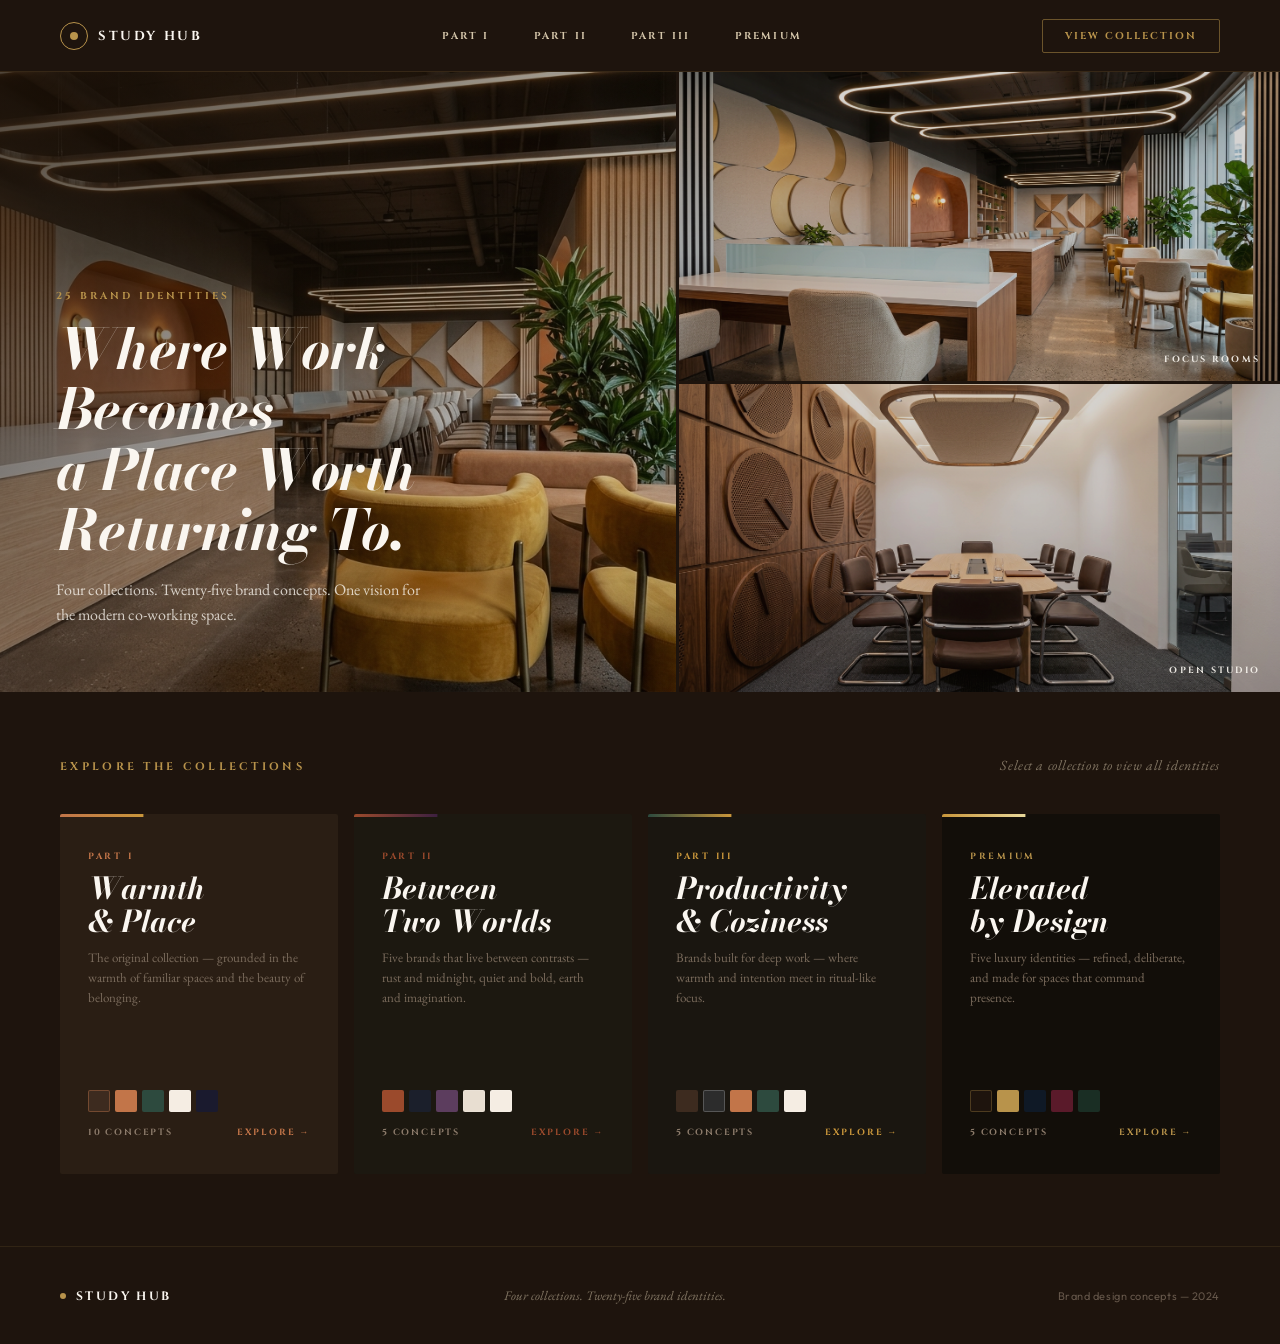
<file: index.html>
<!DOCTYPE html>
<html lang="en">
<head>
  <meta charset="UTF-8">
  <meta name="viewport" content="width=device-width, initial-scale=1.0">
  <title>Study Hub — Brand Collection</title>
  <link rel="stylesheet" href="css/style.css">
</head>
<body style="background: #1E140D;">

  <!-- NAV -->
  <nav class="nav-dark">
    <a href="index.html" class="nav-logo">
      <div class="nav-logo-ring"><div class="nav-logo-dot"></div></div>
      <span class="nav-logo-text">Study Hub</span>
    </a>
    <div class="nav-links">
      <a href="part1.html" class="nav-link">Part I</a>
      <a href="part2.html" class="nav-link">Part II</a>
      <a href="part3.html" class="nav-link">Part III</a>
      <a href="premium.html" class="nav-link">Premium</a>
    </div>
    <a href="part1.html" class="nav-cta">
      <span class="nav-cta-text">View Collection</span>
    </a>
  </nav>

  <!-- HERO TRIPTYCH -->
  <section class="hero-triptych">
    <div class="hero-main">
      <img src="images/workspace-1.png" alt="Study workspace — warm, book-lined room">
      <div class="hero-main-overlay"></div>
      <div class="hero-main-content">
        <p class="hero-eyebrow">25 Brand Identities</p>
        <h1 class="hero-title">Where Work Becomes<br>a Place Worth<br>Returning To.</h1>
        <p class="hero-subtitle">Four collections. Twenty-five brand concepts. One vision for the modern co-working space.</p>
      </div>
    </div>
    <div class="hero-side">
      <div class="hero-side-panel">
        <img src="images/workspace-2.png" alt="Focus room with warm lighting">
        <div class="hero-side-overlay"></div>
        <span class="hero-side-label">Focus Rooms</span>
      </div>
      <div class="hero-side-panel">
        <img src="images/workspace-3.png" alt="Open studio workspace">
        <div class="hero-side-overlay"></div>
        <span class="hero-side-label">Open Studio</span>
      </div>
    </div>
  </section>

  <!-- COLLECTIONS GRID -->
  <section class="collections-section">
    <div class="collections-header">
      <span class="collections-eyebrow">Explore the Collections</span>
      <span class="collections-hint">Select a collection to view all identities</span>
    </div>

    <div class="collections-grid">

      <!-- Part I -->
      <a href="part1.html" class="collection-card" style="background: #2A1E14;">
        <div class="collection-card-top-bar" style="background: linear-gradient(90deg, #C27549 0%, #C9963B 100%);"></div>
        <div class="collection-card-inner">
          <div>
            <p class="collection-label" style="color: #C27549;">Part I</p>
            <h2 class="collection-title">Warmth<br>&amp; Place</h2>
            <p class="collection-desc">The original collection — grounded in the warmth of familiar spaces and the beauty of belonging.</p>
          </div>
          <div class="collection-footer">
            <div class="collection-swatches">
              <div class="swatch" style="background: #3D2B1F; border: 1px solid rgba(194,117,73,0.4);"></div>
              <div class="swatch" style="background: #C27549;"></div>
              <div class="swatch" style="background: #2D4A3E;"></div>
              <div class="swatch" style="background: #F5EDE3; border: 1px solid rgba(255,255,255,0.1);"></div>
              <div class="swatch" style="background: #1A1A2E;"></div>
            </div>
            <div class="collection-meta">
              <span class="collection-count">10 Concepts</span>
              <span class="collection-explore" style="color: #C27549;">Explore →</span>
            </div>
          </div>
        </div>
      </a>

      <!-- Part II -->
      <a href="part2.html" class="collection-card" style="background: #1C1810;">
        <div class="collection-card-top-bar" style="background: linear-gradient(90deg, #9B4A2C 0%, #3D2040 100%);"></div>
        <div class="collection-card-inner">
          <div>
            <p class="collection-label" style="color: #9B4A2C;">Part II</p>
            <h2 class="collection-title">Between<br>Two Worlds</h2>
            <p class="collection-desc">Five brands that live between contrasts — rust and midnight, quiet and bold, earth and imagination.</p>
          </div>
          <div class="collection-footer">
            <div class="collection-swatches">
              <div class="swatch" style="background: #9B4A2C;"></div>
              <div class="swatch" style="background: #1B1F2B;"></div>
              <div class="swatch" style="background: #5C3D5E;"></div>
              <div class="swatch" style="background: #E8DED1; border: 1px solid rgba(255,255,255,0.1);"></div>
              <div class="swatch" style="background: #F5EDE3; border: 1px solid rgba(255,255,255,0.1);"></div>
            </div>
            <div class="collection-meta">
              <span class="collection-count">5 Concepts</span>
              <span class="collection-explore" style="color: #9B4A2C;">Explore →</span>
            </div>
          </div>
        </div>
      </a>

      <!-- Part III -->
      <a href="part3.html" class="collection-card" style="background: #1A1610;">
        <div class="collection-card-top-bar" style="background: linear-gradient(90deg, #2D4A3E 0%, #C9963B 100%);"></div>
        <div class="collection-card-inner">
          <div>
            <p class="collection-label" style="color: #C9963B;">Part III</p>
            <h2 class="collection-title">Productivity<br>&amp; Coziness</h2>
            <p class="collection-desc">Brands built for deep work — where warmth and intention meet in ritual-like focus.</p>
          </div>
          <div class="collection-footer">
            <div class="collection-swatches">
              <div class="swatch" style="background: #3D2B1F;"></div>
              <div class="swatch" style="background: #2C2C2C; border: 1px solid rgba(255,255,255,0.2);"></div>
              <div class="swatch" style="background: #C27549;"></div>
              <div class="swatch" style="background: #2D4A3E;"></div>
              <div class="swatch" style="background: #F5EDE3; border: 1px solid rgba(255,255,255,0.1);"></div>
            </div>
            <div class="collection-meta">
              <span class="collection-count">5 Concepts</span>
              <span class="collection-explore" style="color: #C9963B;">Explore →</span>
            </div>
          </div>
        </div>
      </a>

      <!-- Premium -->
      <a href="premium.html" class="collection-card" style="background: #120E09;">
        <div class="collection-card-top-bar" style="background: linear-gradient(90deg, #C9963B 0%, #E8D89A 100%);"></div>
        <div class="collection-card-inner">
          <div>
            <p class="collection-label" style="color: #B8934B;">Premium</p>
            <h2 class="collection-title">Elevated<br>by Design</h2>
            <p class="collection-desc">Five luxury identities — refined, deliberate, and made for spaces that command presence.</p>
          </div>
          <div class="collection-footer">
            <div class="collection-swatches">
              <div class="swatch" style="background: #1E140D; border: 1px solid rgba(184,148,75,0.3);"></div>
              <div class="swatch" style="background: #B8934B;"></div>
              <div class="swatch" style="background: #0F1926;"></div>
              <div class="swatch" style="background: #5A1A2A;"></div>
              <div class="swatch" style="background: #1A2E24;"></div>
            </div>
            <div class="collection-meta">
              <span class="collection-count">5 Concepts</span>
              <span class="collection-explore" style="color: #B8934B;">Explore →</span>
            </div>
          </div>
        </div>
      </a>

    </div>
  </section>

  <!-- FOOTER -->
  <footer class="site-footer">
    <div class="footer-brand">
      <div class="footer-logo-dot"></div>
      <span class="footer-brand-name">Study Hub</span>
    </div>
    <p class="footer-tagline">Four collections. Twenty-five brand identities.</p>
    <p class="footer-meta">Brand design concepts — 2024</p>
  </footer>

</body>
</html>
</file>
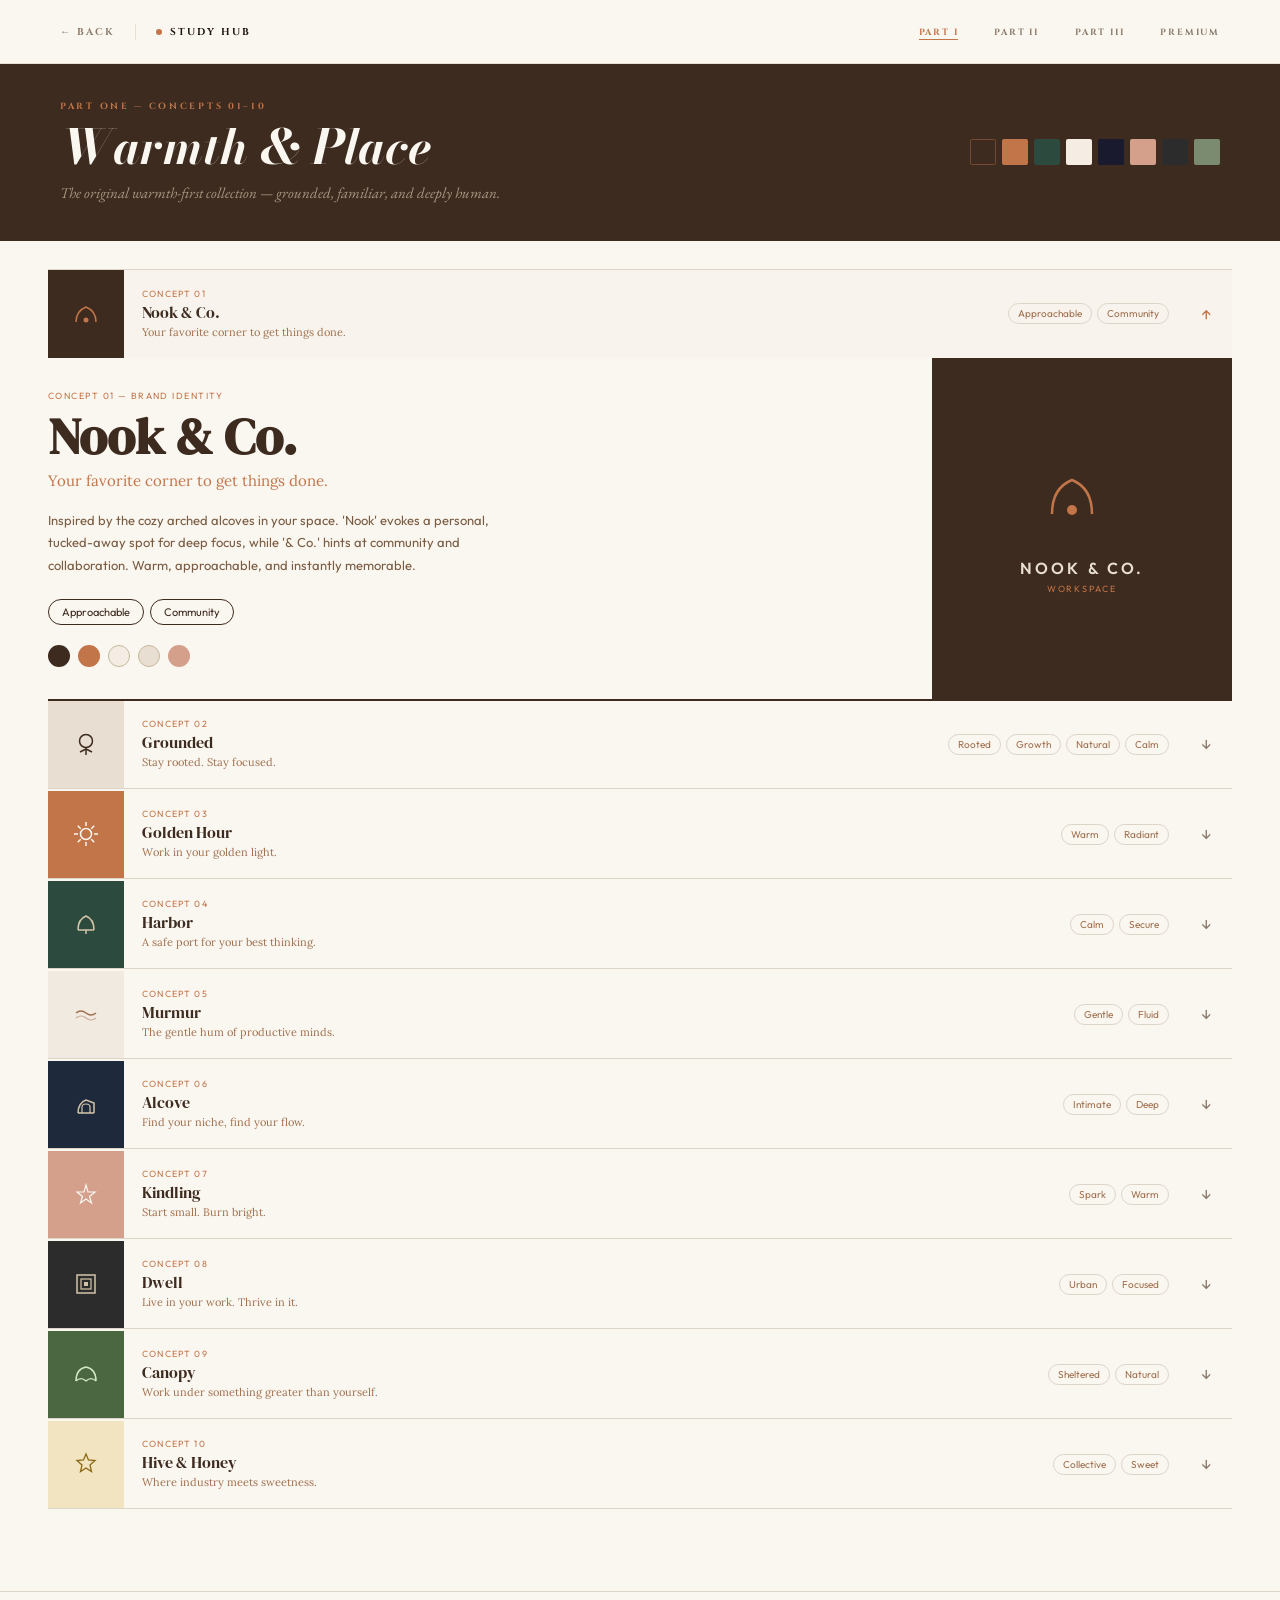
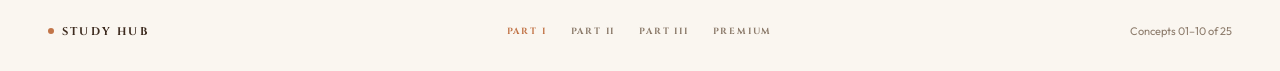
<file: part1.html>
<!DOCTYPE html>
<html lang="en">
<head>
  <meta charset="UTF-8">
  <meta name="viewport" content="width=device-width, initial-scale=1.0">
  <title>Part I — Warmth &amp; Place | Study Hub</title>
  <link rel="stylesheet" href="css/style.css">
</head>
<body style="background: #FAF6F0;">

  <!-- NAV -->
  <nav class="nav-light">
    <div class="nav-back">
      <a href="index.html" class="nav-back-text">← Back</a>
      <div class="nav-divider"></div>
      <a href="index.html" class="nav-light-logo">
        <div class="nav-light-dot" style="background: #C27549;"></div>
        <span class="nav-light-brand">Study Hub</span>
      </a>
    </div>
    <div class="nav-links">
      <a href="part1.html" class="nav-link active" style="color: #C27549;">Part I</a>
      <a href="part2.html" class="nav-link">Part II</a>
      <a href="part3.html" class="nav-link">Part III</a>
      <a href="premium.html" class="nav-link">Premium</a>
    </div>
  </nav>

  <!-- BANNER -->
  <div class="part-banner reveal" style="background: #3D2B1F;">
    <div class="part-banner-left">
      <p class="part-banner-eyebrow" style="color: #C27549;">Part One — Concepts 01–10</p>
      <h1 class="part-banner-title">Warmth &amp; Place</h1>
      <p class="part-banner-tagline">The original warmth-first collection — grounded, familiar, and deeply human.</p>
    </div>
    <div class="part-banner-swatches">
      <div class="swatch" style="background: #3D2B1F; border: 1px solid rgba(194,117,73,0.4);"></div>
      <div class="swatch" style="background: #C27549;"></div>
      <div class="swatch" style="background: #2D4A3E;"></div>
      <div class="swatch" style="background: #F5EDE3;"></div>
      <div class="swatch" style="background: #1A1A2E;"></div>
      <div class="swatch" style="background: #D4A08C;"></div>
      <div class="swatch" style="background: #2C2C2C;"></div>
      <div class="swatch" style="background: #7A8B6F;"></div>
    </div>
  </div>

  <!-- ACCORDION -->
  <section class="accordion-section">
    <div class="accordion-list" id="accordion-part1"></div>
  </section>

  <!-- FOOTER -->
  <footer class="part-footer">
    <div class="footer-brand" style="gap: 8px;">
      <div class="nav-light-dot" style="background: #C27549; width: 6px; height: 6px; border-radius: 50%;"></div>
      <span style="font-family: 'Cinzel', serif; font-weight: 700; font-size: 11px; letter-spacing: 0.2em; text-transform: uppercase; color: #3D2B1F;">Study Hub</span>
    </div>
    <nav class="part-footer-nav">
      <a href="part1.html" class="current">Part I</a>
      <a href="part2.html">Part II</a>
      <a href="part3.html">Part III</a>
      <a href="premium.html">Premium</a>
    </nav>
    <span style="font-family: 'Outfit', sans-serif; font-size: 11px; color: #8C7B6B;">Concepts 01–10 of 25</span>
  </footer>

  <script src="js/concepts.js"></script>
  <script src="js/main.js"></script>
  <script>
    document.addEventListener('DOMContentLoaded', () => {
      buildAccordion(1, 'accordion-part1');
    });
  </script>
</body>
</html>
</file>
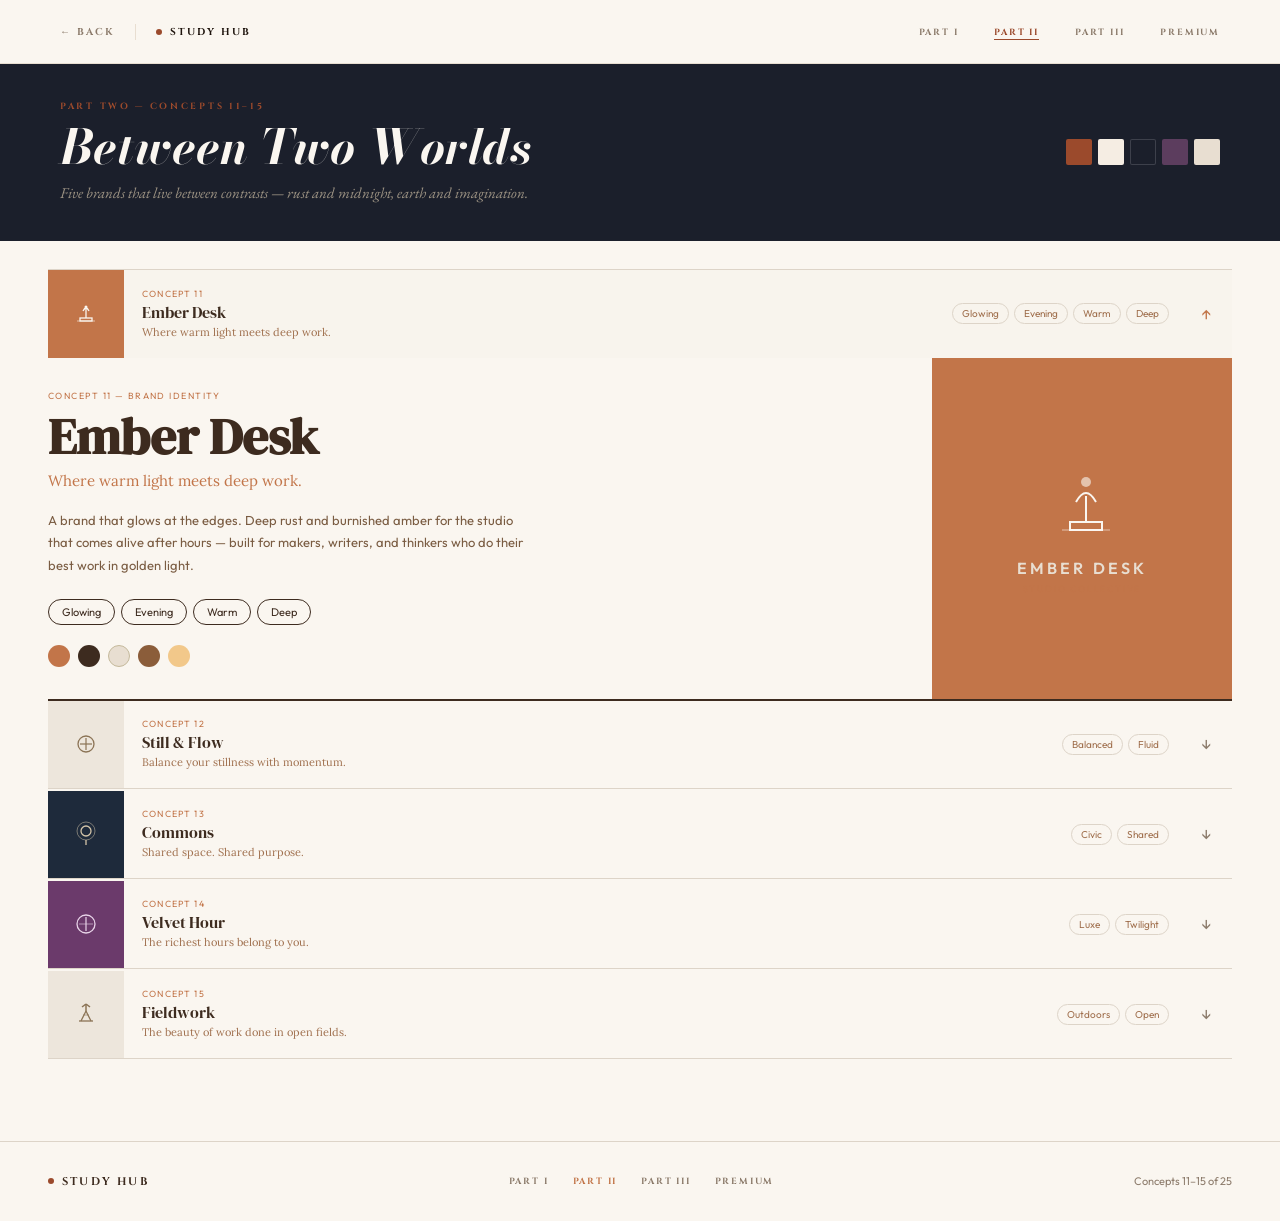
<file: part2.html>
<!DOCTYPE html>
<html lang="en">
<head>
  <meta charset="UTF-8">
  <meta name="viewport" content="width=device-width, initial-scale=1.0">
  <title>Part II — Between Two Worlds | Study Hub</title>
  <link rel="stylesheet" href="css/style.css">
</head>
<body style="background: #FAF6F0;">

  <!-- NAV -->
  <nav class="nav-light">
    <div class="nav-back">
      <a href="index.html" class="nav-back-text">← Back</a>
      <div class="nav-divider"></div>
      <a href="index.html" class="nav-light-logo">
        <div class="nav-light-dot" style="background: #9B4A2C;"></div>
        <span class="nav-light-brand">Study Hub</span>
      </a>
    </div>
    <div class="nav-links">
      <a href="part1.html" class="nav-link">Part I</a>
      <a href="part2.html" class="nav-link active" style="color: #9B4A2C;">Part II</a>
      <a href="part3.html" class="nav-link">Part III</a>
      <a href="premium.html" class="nav-link">Premium</a>
    </div>
  </nav>

  <!-- BANNER -->
  <div class="part-banner reveal" style="background: #1B1F2B;">
    <div class="part-banner-left">
      <p class="part-banner-eyebrow" style="color: #9B4A2C;">Part Two — Concepts 11–15</p>
      <h1 class="part-banner-title">Between Two Worlds</h1>
      <p class="part-banner-tagline">Five brands that live between contrasts — rust and midnight, earth and imagination.</p>
    </div>
    <div class="part-banner-swatches">
      <div class="swatch" style="background: #9B4A2C;"></div>
      <div class="swatch" style="background: #F5EDE3;"></div>
      <div class="swatch" style="background: #1B1F2B; border: 1px solid rgba(255,255,255,0.15);"></div>
      <div class="swatch" style="background: #5C3D5E;"></div>
      <div class="swatch" style="background: #E8DED1;"></div>
    </div>
  </div>

  <!-- ACCORDION -->
  <section class="accordion-section">
    <div class="accordion-list" id="accordion-part2"></div>
  </section>

  <!-- FOOTER -->
  <footer class="part-footer">
    <div class="footer-brand" style="gap: 8px;">
      <div style="background: #9B4A2C; width: 6px; height: 6px; border-radius: 50%;"></div>
      <span style="font-family: 'Cinzel', serif; font-weight: 700; font-size: 11px; letter-spacing: 0.2em; text-transform: uppercase; color: #3D2B1F;">Study Hub</span>
    </div>
    <nav class="part-footer-nav">
      <a href="part1.html">Part I</a>
      <a href="part2.html" class="current">Part II</a>
      <a href="part3.html">Part III</a>
      <a href="premium.html">Premium</a>
    </nav>
    <span style="font-family: 'Outfit', sans-serif; font-size: 11px; color: #8C7B6B;">Concepts 11–15 of 25</span>
  </footer>

  <script src="js/concepts.js"></script>
  <script src="js/main.js"></script>
  <script>
    document.addEventListener('DOMContentLoaded', () => {
      buildAccordion(2, 'accordion-part2');
    });
  </script>
</body>
</html>
</file>
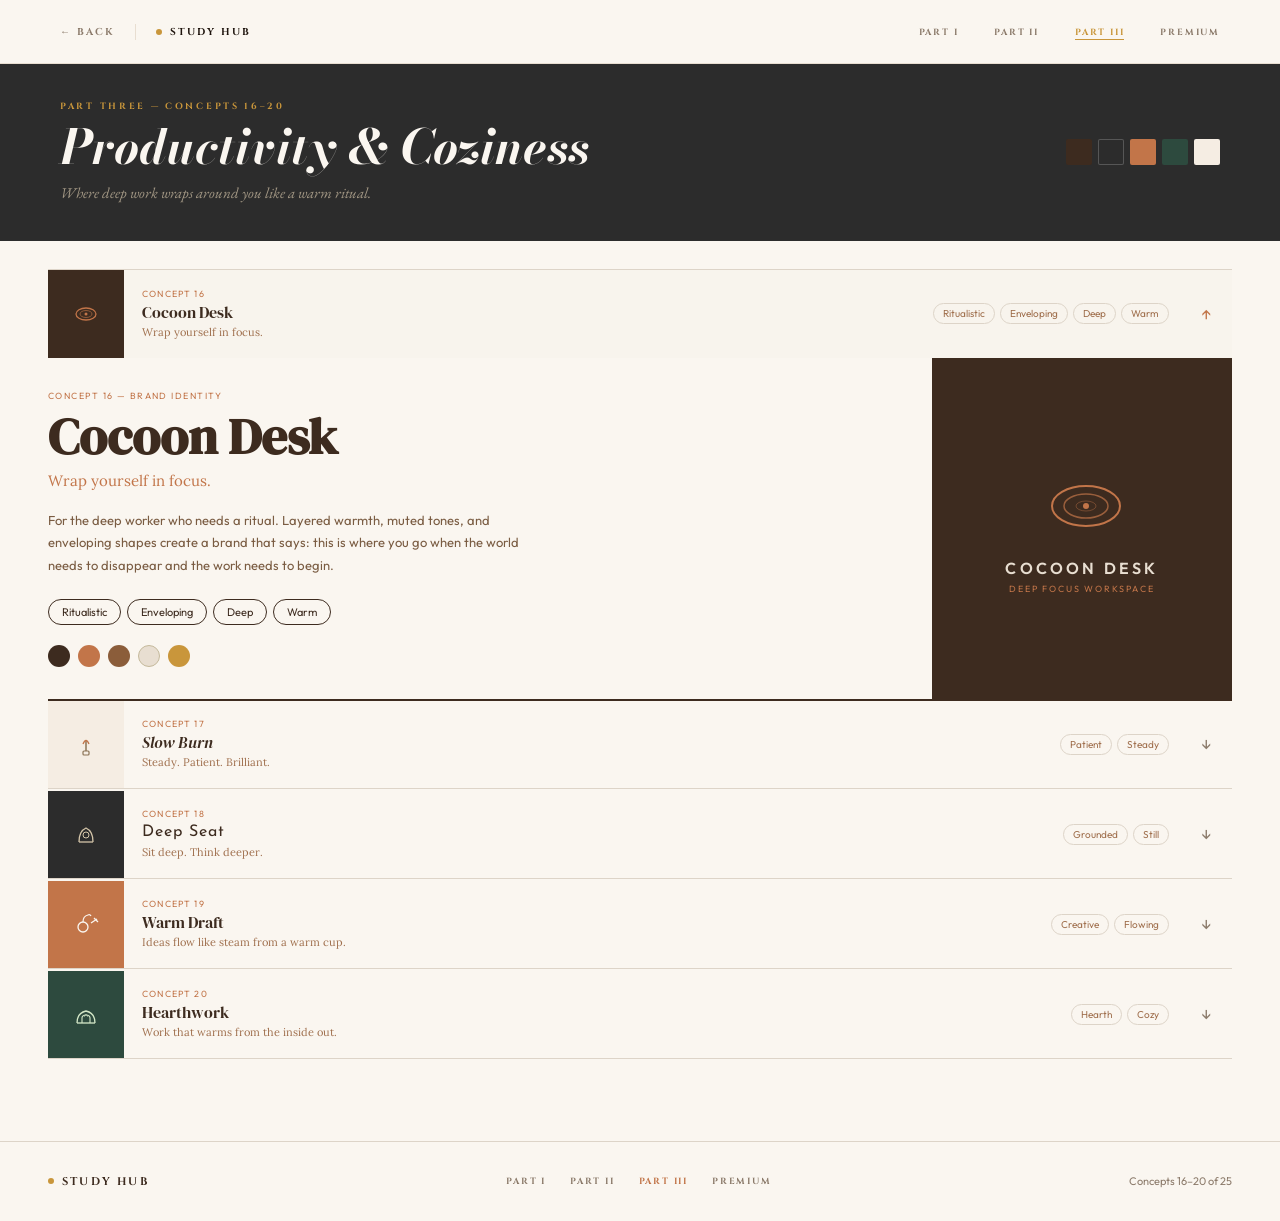
<file: part3.html>
<!DOCTYPE html>
<html lang="en">
<head>
  <meta charset="UTF-8">
  <meta name="viewport" content="width=device-width, initial-scale=1.0">
  <title>Part III — Productivity &amp; Coziness | Study Hub</title>
  <link rel="stylesheet" href="css/style.css">
</head>
<body style="background: #FAF6F0;">

  <!-- NAV -->
  <nav class="nav-light">
    <div class="nav-back">
      <a href="index.html" class="nav-back-text">← Back</a>
      <div class="nav-divider"></div>
      <a href="index.html" class="nav-light-logo">
        <div class="nav-light-dot" style="background: #C9963B;"></div>
        <span class="nav-light-brand">Study Hub</span>
      </a>
    </div>
    <div class="nav-links">
      <a href="part1.html" class="nav-link">Part I</a>
      <a href="part2.html" class="nav-link">Part II</a>
      <a href="part3.html" class="nav-link active" style="color: #C9963B;">Part III</a>
      <a href="premium.html" class="nav-link">Premium</a>
    </div>
  </nav>

  <!-- BANNER -->
  <div class="part-banner reveal" style="background: #2C2C2C;">
    <div class="part-banner-left">
      <p class="part-banner-eyebrow" style="color: #C9963B;">Part Three — Concepts 16–20</p>
      <h1 class="part-banner-title">Productivity &amp; Coziness</h1>
      <p class="part-banner-tagline">Where deep work wraps around you like a warm ritual.</p>
    </div>
    <div class="part-banner-swatches">
      <div class="swatch" style="background: #3D2B1F;"></div>
      <div class="swatch" style="background: #2C2C2C; border: 1px solid rgba(255,255,255,0.2);"></div>
      <div class="swatch" style="background: #C27549;"></div>
      <div class="swatch" style="background: #2D4A3E;"></div>
      <div class="swatch" style="background: #F5EDE3;"></div>
    </div>
  </div>

  <!-- ACCORDION -->
  <section class="accordion-section">
    <div class="accordion-list" id="accordion-part3"></div>
  </section>

  <!-- FOOTER -->
  <footer class="part-footer">
    <div class="footer-brand" style="gap: 8px;">
      <div style="background: #C9963B; width: 6px; height: 6px; border-radius: 50%;"></div>
      <span style="font-family: 'Cinzel', serif; font-weight: 700; font-size: 11px; letter-spacing: 0.2em; text-transform: uppercase; color: #3D2B1F;">Study Hub</span>
    </div>
    <nav class="part-footer-nav">
      <a href="part1.html">Part I</a>
      <a href="part2.html">Part II</a>
      <a href="part3.html" class="current">Part III</a>
      <a href="premium.html">Premium</a>
    </nav>
    <span style="font-family: 'Outfit', sans-serif; font-size: 11px; color: #8C7B6B;">Concepts 16–20 of 25</span>
  </footer>

  <script src="js/concepts.js"></script>
  <script src="js/main.js"></script>
  <script>
    document.addEventListener('DOMContentLoaded', () => {
      buildAccordion(3, 'accordion-part3');
    });
  </script>
</body>
</html>
</file>
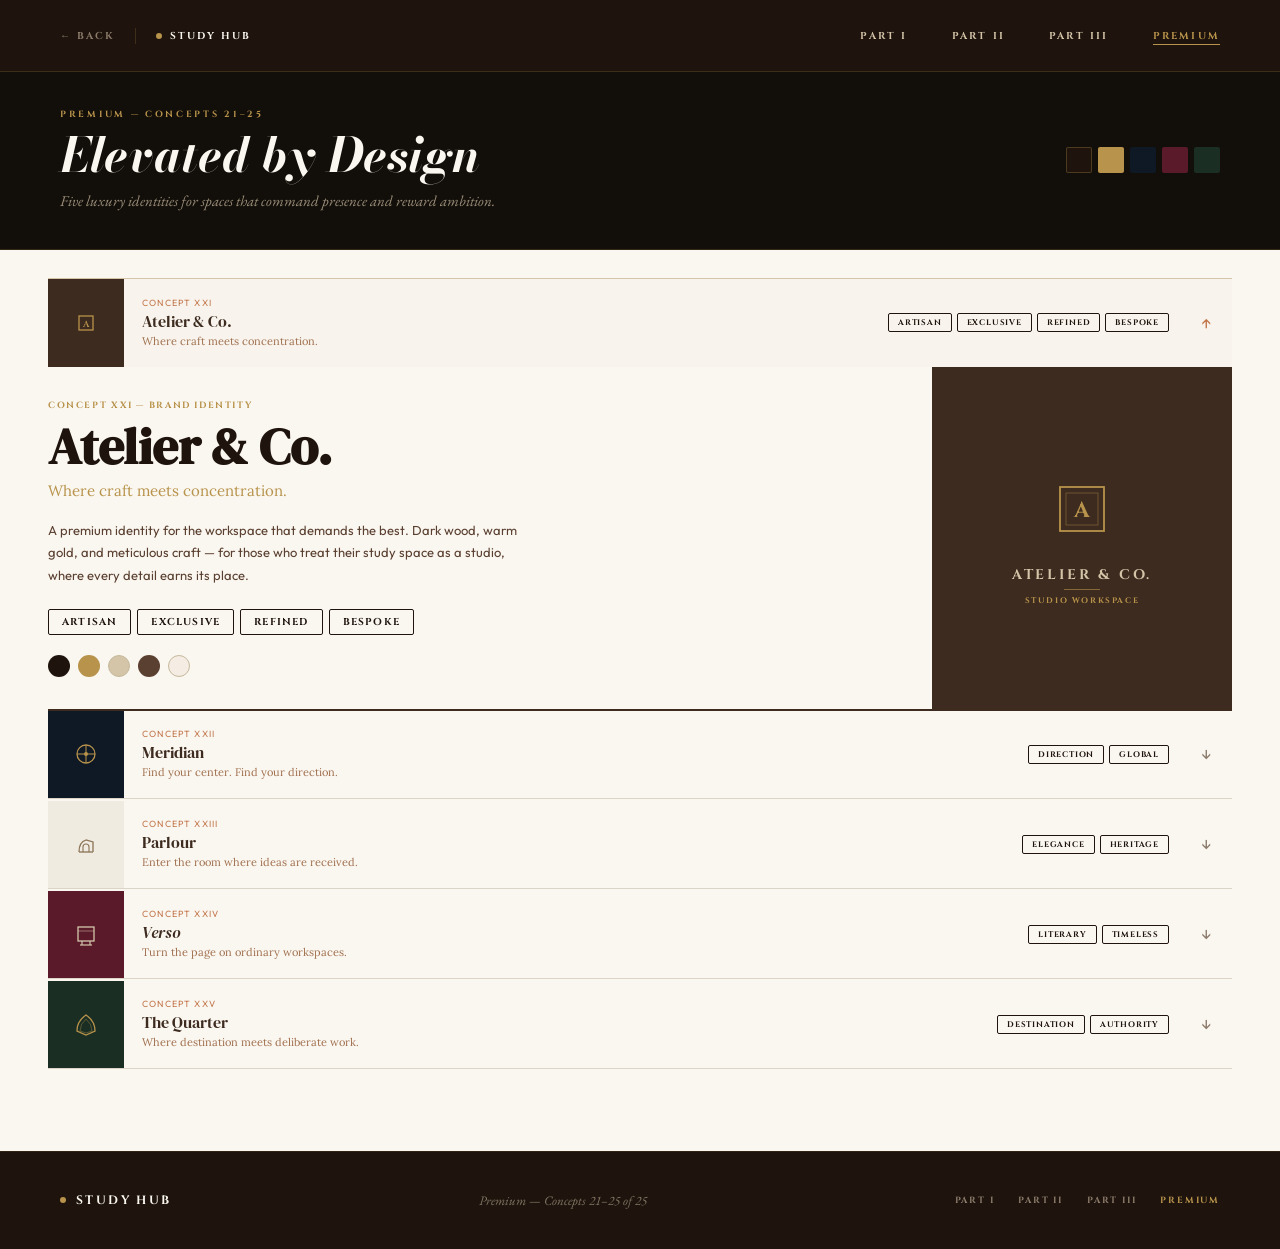
<file: premium.html>
<!DOCTYPE html>
<html lang="en">
<head>
  <meta charset="UTF-8">
  <meta name="viewport" content="width=device-width, initial-scale=1.0">
  <title>Premium — Elevated by Design | Study Hub</title>
  <link rel="stylesheet" href="css/style.css">
</head>
<body style="background: #FAF6F0;">

  <!-- NAV (dark themed for premium) -->
  <nav class="nav-dark" style="border-bottom-color: rgba(184,148,75,0.2);">
    <div class="nav-back" style="display:flex; align-items:center; gap:20px;">
      <a href="index.html" class="nav-back-text" style="font-family:'Cinzel',serif; font-weight:700; font-size:10px; letter-spacing:0.2em; text-transform:uppercase; color:#8C7B6B;">← Back</a>
      <div style="width:1px; height:16px; background:rgba(184,148,75,0.2);"></div>
      <a href="index.html" class="nav-light-logo" style="display:flex; align-items:center; gap:8px;">
        <div style="width:6px; height:6px; border-radius:50%; background:#B8934B;"></div>
        <span style="font-family:'Cinzel',serif; font-weight:700; font-size:10px; letter-spacing:0.2em; text-transform:uppercase; color:#FAF6F0;">Study Hub</span>
      </a>
    </div>
    <div class="nav-links">
      <a href="part1.html" class="nav-link">Part I</a>
      <a href="part2.html" class="nav-link">Part II</a>
      <a href="part3.html" class="nav-link">Part III</a>
      <a href="premium.html" class="nav-link active" style="color:#B8934B; border-bottom-color:#B8934B;">Premium</a>
    </div>
  </nav>

  <!-- BANNER -->
  <div class="part-banner" style="background: #120E09; border-bottom: 1px solid rgba(184,148,75,0.2);">
    <div class="part-banner-left">
      <p class="part-banner-eyebrow" style="color: #B8934B;">Premium — Concepts 21–25</p>
      <h1 class="part-banner-title">Elevated by Design</h1>
      <p class="part-banner-tagline">Five luxury identities for spaces that command presence and reward ambition.</p>
    </div>
    <div class="part-banner-swatches">
      <div class="swatch" style="background: #1E140D; border: 1px solid rgba(184,148,75,0.3);"></div>
      <div class="swatch" style="background: #B8934B;"></div>
      <div class="swatch" style="background: #0F1926;"></div>
      <div class="swatch" style="background: #5A1A2A;"></div>
      <div class="swatch" style="background: #1A2E24;"></div>
    </div>
  </div>

  <!-- ACCORDION -->
  <section class="accordion-section" style="background: #FAF6F0;">
    <div class="accordion-list" id="accordion-premium" style="border-top-color: #D4C5A9;"></div>
  </section>

  <!-- FOOTER -->
  <footer class="site-footer">
    <div class="footer-brand">
      <div class="footer-logo-dot"></div>
      <span class="footer-brand-name">Study Hub</span>
    </div>
    <p class="footer-tagline">Premium — Concepts 21–25 of 25</p>
    <nav style="display:flex; gap:24px;">
      <a href="part1.html" style="font-family:'Cinzel',serif; font-weight:700; font-size:9px; letter-spacing:0.2em; text-transform:uppercase; color:#8C7B6B; transition:color 0.2s;" onmouseover="this.style.color='#B8934B'" onmouseout="this.style.color='#8C7B6B'">Part I</a>
      <a href="part2.html" style="font-family:'Cinzel',serif; font-weight:700; font-size:9px; letter-spacing:0.2em; text-transform:uppercase; color:#8C7B6B; transition:color 0.2s;" onmouseover="this.style.color='#B8934B'" onmouseout="this.style.color='#8C7B6B'">Part II</a>
      <a href="part3.html" style="font-family:'Cinzel',serif; font-weight:700; font-size:9px; letter-spacing:0.2em; text-transform:uppercase; color:#8C7B6B; transition:color 0.2s;" onmouseover="this.style.color='#B8934B'" onmouseout="this.style.color='#8C7B6B'">Part III</a>
      <a href="premium.html" style="font-family:'Cinzel',serif; font-weight:700; font-size:9px; letter-spacing:0.2em; text-transform:uppercase; color:#B8934B;">Premium</a>
    </nav>
  </footer>

  <script src="js/concepts.js"></script>
  <script src="js/main.js"></script>
  <script>
    document.addEventListener('DOMContentLoaded', () => {
      buildAccordion(4, 'accordion-premium');
    });
  </script>
</body>
</html>
</file>
<file: css/style.css>
/* ─── Google Fonts ─── */
@import url('https://fonts.googleapis.com/css2?family=Cinzel:wght@700&family=Bodoni+Moda:ital,wght@1,400&family=EB+Garamond:ital,wght@0,400;1,400&family=Outfit:wght@300;400;600&family=DM+Serif+Display:ital@0;1&family=Lora:wght@400&family=Josefin+Sans:wght@400&display=swap');

/* ─── Reset ─── */
*, *::before, *::after { box-sizing: border-box; margin: 0; padding: 0; }
html { font-size: 16px; -webkit-font-smoothing: antialiased; scroll-behavior: smooth; }
body { font-family: 'Outfit', sans-serif; }
a { text-decoration: none; color: inherit; }
img { display: block; width: 100%; height: 100%; object-fit: cover; }
svg { display: block; flex-shrink: 0; }

/* ─── Color tokens ─── */
:root {
  --cream:    #FAF6F0;
  --sand:     #E8DED1;
  --dark:     #1E140D;
  --gold:     #B8934B;
  --terracotta: #C27549;
  --rust:     #9B4A2C;
  --mustard:  #C9963B;
  --brown:    #3D2B1F;
  --blush:    #D4A08C;
  --clay:     #A0704E;
  --muted:    #8C7B6B;
  --border:   #DDD4C8;
  --linen:    #D4C5A9;
}


/* ══════════════════════════════════════════
   ANIMATIONS
══════════════════════════════════════════ */

@keyframes fadeUp {
  from { opacity: 0; transform: translateY(22px); }
  to   { opacity: 1; transform: translateY(0); }
}

@keyframes fadeIn {
  from { opacity: 0; }
  to   { opacity: 1; }
}

@keyframes slideDown {
  from { opacity: 0; transform: translateY(-8px); }
  to   { opacity: 1; transform: translateY(0); }
}

@keyframes pulse {
  0%, 100% { transform: scale(1); opacity: 1; }
  50%       { transform: scale(1.3); opacity: 0.7; }
}

/* Hero load-in stagger */
.hero-eyebrow  { animation: fadeUp 0.6s ease 0.1s both; }
.hero-title    { animation: fadeUp 0.75s ease 0.28s both; }
.hero-subtitle { animation: fadeUp 0.6s ease 0.5s both; }

/* Scroll-reveal: cards and banners start invisible, JS adds .revealed */
.reveal {
  opacity: 0;
  transform: translateY(28px);
  transition: opacity 0.55s ease, transform 0.55s ease;
}
.reveal.revealed {
  opacity: 1;
  transform: translateY(0);
}

/* Stagger helper — JS sets --delay */
.reveal { transition-delay: var(--delay, 0s); }

/* Nav dot pulse */
.nav-logo-dot {
  width: 8px;
  height: 8px;
  border-radius: 50%;
  background: var(--gold);
  animation: pulse 3s ease-in-out infinite;
}

/* Accordion open animation */
@keyframes accordionSlide {
  from { opacity: 0; transform: translateY(-6px); }
  to   { opacity: 1; transform: translateY(0); }
}
.concept-detail.open .concept-detail-left,
.concept-detail.open .concept-detail-right {
  animation: accordionSlide 0.3s ease both;
}
.concept-detail.open .concept-detail-right {
  animation-delay: 0.06s;
}


/* ══════════════════════════════════════════
   NAV — DARK (Homepage)
══════════════════════════════════════════ */
.nav-dark {
  display: flex;
  align-items: center;
  justify-content: space-between;
  height: 72px;
  padding: 0 60px;
  background: var(--dark);
  border-bottom: 1px solid rgba(184, 148, 75, 0.15);
  position: sticky;
  top: 0;
  z-index: 200;
  animation: fadeIn 0.4s ease both;
}

.nav-logo {
  display: flex;
  align-items: center;
  gap: 10px;
  flex-shrink: 0;
}

.nav-logo-ring {
  width: 28px;
  height: 28px;
  border-radius: 50%;
  border: 1.5px solid var(--gold);
  display: flex;
  align-items: center;
  justify-content: center;
  flex-shrink: 0;
}

.nav-logo-text {
  font-family: 'Cinzel', serif;
  font-weight: 700;
  font-size: 13px;
  letter-spacing: 0.2em;
  text-transform: uppercase;
  color: var(--cream);
}

.nav-links {
  display: flex;
  align-items: center;
  gap: 44px;
}

.nav-link {
  font-family: 'Cinzel', serif;
  font-weight: 700;
  font-size: 10px;
  letter-spacing: 0.22em;
  text-transform: uppercase;
  color: var(--linen);
  position: relative;
  transition: color 0.2s;
}
.nav-link::after {
  content: '';
  position: absolute;
  bottom: -2px; left: 0; right: 0;
  height: 1px;
  background: var(--gold);
  transform: scaleX(0);
  transform-origin: left;
  transition: transform 0.25s ease;
}
.nav-link:hover { color: var(--gold); }
.nav-link:hover::after { transform: scaleX(1); }
.nav-link.active { color: var(--gold); }
.nav-link.active::after { transform: scaleX(1); }

.nav-cta {
  display: flex;
  align-items: center;
  padding: 9px 22px;
  border: 1px solid rgba(184, 148, 75, 0.5);
  border-radius: 2px;
  flex-shrink: 0;
  transition: background 0.2s, border-color 0.2s;
}
.nav-cta-text {
  font-family: 'Cinzel', serif;
  font-weight: 700;
  font-size: 10px;
  letter-spacing: 0.2em;
  text-transform: uppercase;
  color: var(--gold);
}
.nav-cta:hover {
  background: rgba(184, 148, 75, 0.1);
  border-color: var(--gold);
}

/* Hamburger button */
.nav-hamburger {
  display: none;
  flex-direction: column;
  justify-content: center;
  gap: 5px;
  width: 36px;
  height: 36px;
  padding: 4px;
  cursor: pointer;
  background: none;
  border: none;
  flex-shrink: 0;
}
.nav-hamburger span {
  display: block;
  height: 1.5px;
  background: var(--gold);
  border-radius: 2px;
  transition: transform 0.25s ease, opacity 0.25s ease, width 0.25s ease;
}
.nav-hamburger span:nth-child(2) { width: 70%; }
.nav-dark.open .nav-hamburger span:nth-child(1) { transform: translateY(6.5px) rotate(45deg); }
.nav-dark.open .nav-hamburger span:nth-child(2) { opacity: 0; transform: scaleX(0); }
.nav-dark.open .nav-hamburger span:nth-child(3) { transform: translateY(-6.5px) rotate(-45deg); }

/* Mobile nav drawer — dark */
.nav-mobile-drawer {
  display: none;
  flex-direction: column;
  position: fixed;
  top: 72px;
  left: 0; right: 0;
  background: var(--dark);
  border-bottom: 1px solid rgba(184, 148, 75, 0.2);
  padding: 24px 32px 32px;
  gap: 0;
  z-index: 199;
  box-shadow: 0 8px 32px rgba(0,0,0,0.4);
}
.nav-dark.open + .nav-mobile-drawer { display: flex; animation: slideDown 0.2s ease both; }
.nav-mobile-link {
  font-family: 'Cinzel', serif;
  font-weight: 700;
  font-size: 13px;
  letter-spacing: 0.22em;
  text-transform: uppercase;
  color: var(--linen);
  padding: 14px 0;
  border-bottom: 1px solid rgba(184,148,75,0.1);
  transition: color 0.2s;
}
.nav-mobile-link:last-child { border-bottom: none; }
.nav-mobile-link:hover, .nav-mobile-link.active { color: var(--gold); }
.nav-mobile-cta {
  margin-top: 20px;
  font-family: 'Cinzel', serif;
  font-weight: 700;
  font-size: 11px;
  letter-spacing: 0.2em;
  text-transform: uppercase;
  color: var(--gold);
  padding: 12px 0;
  border: 1px solid rgba(184,148,75,0.4);
  text-align: center;
  border-radius: 2px;
}


/* ══════════════════════════════════════════
   NAV — LIGHT (Part pages)
══════════════════════════════════════════ */
.nav-light {
  display: flex;
  align-items: center;
  justify-content: space-between;
  height: 64px;
  padding: 0 60px;
  background: var(--cream);
  border-bottom: 1px solid var(--sand);
  position: sticky;
  top: 0;
  z-index: 200;
  animation: fadeIn 0.4s ease both;
}

.nav-light .nav-back {
  display: flex;
  align-items: center;
  gap: 20px;
  flex-shrink: 0;
}

.nav-back-text {
  font-family: 'Cinzel', serif;
  font-weight: 700;
  font-size: 10px;
  letter-spacing: 0.2em;
  text-transform: uppercase;
  color: var(--muted);
  transition: color 0.2s;
}
.nav-back-text:hover { color: var(--brown); }

.nav-divider {
  width: 1px;
  height: 16px;
  background: var(--sand);
}

.nav-light-logo {
  display: flex;
  align-items: center;
  gap: 8px;
  flex-shrink: 0;
}

.nav-light-dot {
  width: 6px;
  height: 6px;
  border-radius: 50%;
}

.nav-light-brand {
  font-family: 'Cinzel', serif;
  font-weight: 700;
  font-size: 10px;
  letter-spacing: 0.2em;
  text-transform: uppercase;
  color: var(--dark);
}

.nav-light .nav-links {
  display: flex;
  align-items: center;
  gap: 36px;
}

.nav-light .nav-link {
  font-family: 'Cinzel', serif;
  font-weight: 700;
  font-size: 9px;
  letter-spacing: 0.2em;
  text-transform: uppercase;
  color: var(--muted);
  position: relative;
  transition: color 0.2s;
}
.nav-light .nav-link::after {
  content: '';
  position: absolute;
  bottom: -2px; left: 0; right: 0;
  height: 1px;
  background: currentColor;
  transform: scaleX(0);
  transform-origin: left;
  transition: transform 0.25s ease;
}
.nav-light .nav-link:hover { color: var(--brown); }
.nav-light .nav-link:hover::after { transform: scaleX(1); }
.nav-light .nav-link.active::after { transform: scaleX(1); }

/* Light nav hamburger */
.nav-light .nav-hamburger span { background: var(--brown); }
.nav-light.open .nav-hamburger span:nth-child(1) { transform: translateY(6.5px) rotate(45deg); }
.nav-light.open .nav-hamburger span:nth-child(2) { opacity: 0; transform: scaleX(0); }
.nav-light.open .nav-hamburger span:nth-child(3) { transform: translateY(-6.5px) rotate(-45deg); }

/* Light mobile drawer */
.nav-light + .nav-mobile-drawer {
  background: var(--cream);
  border-color: var(--sand);
  top: 64px;
  box-shadow: 0 8px 24px rgba(30,20,13,0.1);
}
.nav-light + .nav-mobile-drawer .nav-mobile-link {
  color: var(--muted);
  border-color: var(--border);
}
.nav-light + .nav-mobile-drawer .nav-mobile-link:hover,
.nav-light + .nav-mobile-drawer .nav-mobile-link.active { color: var(--brown); }
.nav-light + .nav-mobile-drawer .nav-mobile-cta {
  color: var(--terracotta);
  border-color: rgba(194,117,73,0.4);
}


/* ══════════════════════════════════════════
   HOMEPAGE — HERO TRIPTYCH
══════════════════════════════════════════ */
.hero-triptych {
  display: flex;
  gap: 3px;
  height: 620px;
  background: var(--dark);
}

.hero-main {
  position: relative;
  flex: 0 0 52.8%;
  overflow: hidden;
}

.hero-main img {
  position: absolute;
  inset: 0;
  width: 100%;
  height: 100%;
  object-fit: cover;
  transition: transform 0.6s ease;
}
.hero-main:hover img { transform: scale(1.02); }

.hero-main-overlay {
  position: absolute;
  inset: 0;
  background: linear-gradient(135deg,
    rgba(30, 18, 8, 0.78) 0%,
    rgba(30, 18, 8, 0.28) 60%,
    rgba(30, 18, 8, 0.10) 100%
  );
}

.hero-main-content {
  position: absolute;
  left: 56px;
  right: 24px;
  bottom: 64px;
  display: flex;
  flex-direction: column;
  gap: 16px;
}

.hero-eyebrow {
  font-family: 'Cinzel', serif;
  font-weight: 700;
  font-size: 10px;
  letter-spacing: 0.3em;
  text-transform: uppercase;
  color: var(--gold);
}

.hero-title {
  font-family: 'Bodoni Moda', serif;
  font-style: italic;
  font-size: 56px;
  line-height: 1.08;
  letter-spacing: -0.01em;
  color: var(--cream);
  max-width: 520px;
}

.hero-subtitle {
  font-family: 'EB Garamond', serif;
  font-size: 16px;
  line-height: 1.6;
  color: rgba(250, 246, 240, 0.78);
  max-width: 380px;
}

.hero-side {
  display: flex;
  flex-direction: column;
  flex: 1;
  gap: 3px;
}

.hero-side-panel {
  position: relative;
  flex: 1;
  overflow: hidden;
}

.hero-side-panel img {
  position: absolute;
  inset: 0;
  width: 100%;
  height: 100%;
  object-fit: cover;
  transition: transform 0.6s ease;
}
.hero-side-panel:hover img { transform: scale(1.04); }

.hero-side-overlay {
  position: absolute;
  inset: 0;
  background: rgba(30, 20, 13, 0.18);
  transition: background 0.3s;
}
.hero-side-panel:hover .hero-side-overlay { background: rgba(30, 20, 13, 0.08); }

.hero-side-label {
  position: absolute;
  right: 20px;
  bottom: 16px;
  font-family: 'Cinzel', serif;
  font-weight: 700;
  font-size: 9px;
  letter-spacing: 0.25em;
  text-transform: uppercase;
  color: rgba(250, 246, 240, 0.9);
}


/* ══════════════════════════════════════════
   HOMEPAGE — COLLECTIONS GRID
══════════════════════════════════════════ */
.collections-section {
  background: var(--dark);
  padding: 64px 60px 72px;
}

.collections-header {
  display: flex;
  align-items: baseline;
  justify-content: space-between;
  margin-bottom: 40px;
  flex-wrap: wrap;
  gap: 8px;
}

.collections-eyebrow {
  font-family: 'Cinzel', serif;
  font-weight: 700;
  font-size: 11px;
  letter-spacing: 0.3em;
  text-transform: uppercase;
  color: var(--gold);
}

.collections-hint {
  font-family: 'EB Garamond', serif;
  font-style: italic;
  font-size: 14px;
  letter-spacing: 0.04em;
  color: rgba(212, 197, 169, 0.55);
}

.collections-grid {
  display: grid;
  grid-template-columns: repeat(4, 1fr);
  gap: 16px;
}

.collection-card {
  position: relative;
  height: 360px;
  border-radius: 2px;
  overflow: hidden;
  display: flex;
  flex-direction: column;
  transition: transform 0.3s ease, box-shadow 0.3s ease;
  animation: fadeUp 0.55s ease both;
}
.collection-card:nth-child(1) { animation-delay: 0.05s; }
.collection-card:nth-child(2) { animation-delay: 0.14s; }
.collection-card:nth-child(3) { animation-delay: 0.23s; }
.collection-card:nth-child(4) { animation-delay: 0.32s; }
.collection-card:hover {
  transform: translateY(-4px);
  box-shadow: 0 16px 40px rgba(0,0,0,0.35);
}

.collection-card-top-bar {
  position: absolute;
  top: 0; left: 0; right: 0;
  height: 3px;
  transform: scaleX(0.3);
  transform-origin: left;
  transition: transform 0.4s ease;
}
.collection-card:hover .collection-card-top-bar { transform: scaleX(1); }

.collection-card-inner {
  flex: 1;
  display: flex;
  flex-direction: column;
  justify-content: space-between;
  padding: 36px 28px;
}

.collection-label {
  font-family: 'Cinzel', serif;
  font-weight: 700;
  font-size: 9px;
  letter-spacing: 0.3em;
  text-transform: uppercase;
  margin-bottom: 10px;
}

.collection-title {
  font-family: 'Bodoni Moda', serif;
  font-style: italic;
  font-size: 30px;
  line-height: 1.1;
  color: var(--cream);
  margin-bottom: 10px;
}

.collection-desc {
  font-family: 'EB Garamond', serif;
  font-size: 13px;
  line-height: 1.55;
  color: #7A6B5C;
}

.collection-footer {
  display: flex;
  flex-direction: column;
  gap: 14px;
}

.collection-swatches {
  display: flex;
  gap: 5px;
}

.swatch {
  width: 22px;
  height: 22px;
  border-radius: 2px;
}

.collection-meta {
  display: flex;
  align-items: center;
  justify-content: space-between;
}

.collection-count {
  font-family: 'Cinzel', serif;
  font-weight: 700;
  font-size: 9px;
  letter-spacing: 0.2em;
  text-transform: uppercase;
  color: var(--muted);
}

.collection-explore {
  font-family: 'Cinzel', serif;
  font-weight: 700;
  font-size: 9px;
  letter-spacing: 0.2em;
  text-transform: uppercase;
  display: inline-flex;
  align-items: center;
  gap: 4px;
  transition: gap 0.2s ease;
}
.collection-card:hover .collection-explore { gap: 8px; }


/* ══════════════════════════════════════════
   PART PAGE — BANNER
══════════════════════════════════════════ */
.part-banner {
  display: flex;
  align-items: center;
  justify-content: space-between;
  padding: 36px 60px;
  min-height: 156px;
  gap: 24px;
  flex-shrink: 0;
}

.part-banner-left {
  display: flex;
  flex-direction: column;
  gap: 10px;
  flex: 1;
  min-width: 0;
}

.part-banner-eyebrow {
  font-family: 'Cinzel', serif;
  font-weight: 700;
  font-size: 9px;
  letter-spacing: 0.3em;
  text-transform: uppercase;
}

.part-banner-title {
  font-family: 'Bodoni Moda', serif;
  font-style: italic;
  font-size: clamp(32px, 4vw, 48px);
  line-height: 1.05;
  color: var(--cream);
}

.part-banner-tagline {
  font-family: 'EB Garamond', serif;
  font-style: italic;
  font-size: 15px;
  line-height: 1.5;
  color: rgba(212, 197, 169, 0.7);
}

.part-banner-swatches {
  display: flex;
  gap: 6px;
  flex-wrap: wrap;
  flex-shrink: 0;
}

.part-banner-swatches .swatch {
  width: 26px;
  height: 26px;
}


/* ══════════════════════════════════════════
   PART PAGE — ACCORDION
══════════════════════════════════════════ */
.accordion-section {
  background: var(--cream);
  padding: 28px 48px 80px;
}

.accordion-list {
  border-top: 1px solid var(--border);
}

/* Row */
.concept-row {
  display: flex;
  align-items: stretch;
  min-height: 88px;
  border-bottom: 1px solid var(--border);
  cursor: pointer;
  transition: background 0.15s;
}
.concept-row:hover { background: rgba(212, 192, 168, 0.07); }
.concept-row.active {
  border-bottom: none;
  background: rgba(212, 192, 168, 0.05);
}

.concept-icon-cell {
  width: 76px;
  flex-shrink: 0;
  display: flex;
  align-items: center;
  justify-content: center;
}

.concept-info-cell {
  flex: 1;
  display: flex;
  flex-direction: column;
  justify-content: center;
  padding: 14px 18px;
  gap: 3px;
  min-width: 0;
}

.concept-num {
  font-family: 'Outfit', sans-serif;
  font-size: 9px;
  letter-spacing: 0.13em;
  text-transform: uppercase;
  color: var(--terracotta);
}

.concept-name-row {
  font-family: 'DM Serif Display', serif;
  font-size: 16px;
  line-height: 1.25;
  color: var(--brown);
  white-space: nowrap;
  overflow: hidden;
  text-overflow: ellipsis;
}
.concept-name-row.italic { font-style: italic; }
.concept-name-row.josefin {
  font-family: 'Josefin Sans', sans-serif;
  letter-spacing: 0.06em;
}

.concept-tagline-row {
  font-family: 'Lora', serif;
  font-size: 11px;
  line-height: 1.4;
  color: var(--clay);
  white-space: nowrap;
  overflow: hidden;
  text-overflow: ellipsis;
}

.concept-traits-cell {
  display: flex;
  align-items: center;
  flex-shrink: 0;
  padding: 0 12px;
  gap: 5px;
}

.trait-pill {
  display: inline-flex;
  align-items: center;
  padding: 3px 9px;
  border: 1px solid var(--linen);
  border-radius: 20px;
  font-family: 'Outfit', sans-serif;
  font-size: 10px;
  color: var(--clay);
  white-space: nowrap;
}

.concept-arrow-cell {
  display: flex;
  align-items: center;
  padding: 0 20px;
  font-size: 16px;
  color: var(--muted);
  flex-shrink: 0;
  transition: color 0.2s, transform 0.3s ease;
}
.concept-row.active .concept-arrow-cell {
  color: var(--terracotta);
}

/* Premium rows */
.premium-row .trait-pill {
  border-radius: 2px;
  font-family: 'Cinzel', serif;
  font-weight: 700;
  font-size: 8px;
  letter-spacing: 0.1em;
  border-color: var(--dark);
  color: var(--dark);
}

/* Detail panel — animated with max-height */
.concept-detail {
  overflow: hidden;
  max-height: 0;
  transition: max-height 0.45s cubic-bezier(0.4, 0, 0.2, 1);
  border-bottom: 2px solid transparent;
}
.concept-detail.open {
  max-height: 1000px;
  border-bottom-color: var(--brown);
}

.concept-detail-inner {
  display: flex;
  align-items: stretch;
}

.concept-detail-left {
  flex: 1;
  display: flex;
  flex-direction: column;
  padding: 32px 32px 32px 0;
  min-width: 0;
}

.concept-detail-label {
  font-family: 'Outfit', sans-serif;
  font-size: 9px;
  letter-spacing: 0.16em;
  text-transform: uppercase;
  color: var(--terracotta);
  margin-bottom: 10px;
}

.concept-detail-name {
  font-family: 'DM Serif Display', serif;
  font-size: clamp(36px, 4vw, 52px);
  line-height: 1.0;
  color: var(--brown);
  margin-bottom: 8px;
}
.concept-detail-name.italic { font-style: italic; }
.concept-detail-name.josefin {
  font-family: 'Josefin Sans', sans-serif;
  letter-spacing: 0.04em;
}

.concept-detail-tagline {
  font-family: 'Lora', serif;
  font-size: 15px;
  line-height: 1.5;
  color: var(--terracotta);
  margin-bottom: 16px;
}

.concept-detail-desc {
  font-family: 'Outfit', sans-serif;
  font-size: 13px;
  line-height: 1.75;
  color: #7A5C42;
  max-width: 480px;
  margin-bottom: 22px;
}

.concept-detail-traits {
  display: flex;
  flex-wrap: wrap;
  gap: 6px;
  margin-bottom: 20px;
}

.detail-trait-pill {
  display: inline-flex;
  align-items: center;
  padding: 5px 13px;
  border: 1.5px solid var(--brown);
  border-radius: 20px;
  font-family: 'Outfit', sans-serif;
  font-size: 11px;
  color: var(--brown);
}

.concept-detail-colors {
  display: flex;
  align-items: center;
  gap: 8px;
  flex-wrap: wrap;
}

.color-dot {
  width: 22px;
  height: 22px;
  border-radius: 50%;
}

.concept-detail-right {
  width: 300px;
  flex-shrink: 0;
  display: flex;
  flex-direction: column;
  align-items: center;
  justify-content: center;
  gap: 16px;
  padding: 32px;
}

.concept-logo-text {
  display: flex;
  flex-direction: column;
  align-items: center;
  gap: 5px;
  text-align: center;
}

.concept-logo-name {
  font-family: 'Outfit', sans-serif;
  font-weight: 600;
  font-size: 16px;
  letter-spacing: 0.2em;
  text-transform: uppercase;
  color: var(--cream);
}

.concept-logo-subtitle {
  font-family: 'Outfit', sans-serif;
  font-size: 9px;
  letter-spacing: 0.2em;
  text-transform: uppercase;
}

/* Premium detail */
.premium-detail .concept-detail-label {
  font-family: 'Cinzel', serif;
  font-weight: 700;
  letter-spacing: 0.18em;
  color: var(--gold);
}
.premium-detail .concept-detail-name { color: #1E140D; }
.premium-detail .concept-detail-tagline { color: var(--gold); }
.premium-detail .concept-detail-desc { color: #5A4030; }
.premium-detail .detail-trait-pill {
  border-radius: 2px;
  font-family: 'Cinzel', serif;
  font-weight: 700;
  font-size: 10px;
  letter-spacing: 0.12em;
  border-color: #1E140D;
  color: #1E140D;
}

.concept-logo-divider {
  width: 36px;
  height: 1px;
  background: var(--gold);
  opacity: 0.6;
  margin: 0 auto;
}
.premium-detail .concept-logo-name {
  font-family: 'Cinzel', serif;
  font-weight: 700;
  font-size: 14px;
  color: var(--linen);
}
.premium-detail .concept-logo-subtitle {
  font-family: 'Cinzel', serif;
  font-weight: 700;
  font-size: 8px;
  color: var(--gold);
}


/* ══════════════════════════════════════════
   FOOTER
══════════════════════════════════════════ */
.site-footer {
  background: var(--dark);
  padding: 40px 60px;
  display: flex;
  align-items: center;
  justify-content: space-between;
  border-top: 1px solid rgba(184, 148, 75, 0.12);
  flex-wrap: wrap;
  gap: 16px;
}

.footer-brand {
  display: flex;
  align-items: center;
  gap: 10px;
}

.footer-logo-dot {
  width: 6px;
  height: 6px;
  border-radius: 50%;
  background: var(--gold);
}

.footer-brand-name {
  font-family: 'Cinzel', serif;
  font-weight: 700;
  font-size: 12px;
  letter-spacing: 0.2em;
  text-transform: uppercase;
  color: var(--cream);
}

.footer-tagline {
  font-family: 'EB Garamond', serif;
  font-style: italic;
  font-size: 13px;
  color: rgba(212, 197, 169, 0.55);
}

.footer-meta {
  font-family: 'Outfit', sans-serif;
  font-size: 11px;
  color: rgba(140, 123, 107, 0.65);
  letter-spacing: 0.05em;
}

/* Part page footer */
.part-footer {
  background: var(--cream);
  padding: 32px 48px;
  border-top: 1px solid var(--border);
  display: flex;
  align-items: center;
  justify-content: space-between;
  flex-wrap: wrap;
  gap: 16px;
}

.part-footer-nav {
  display: flex;
  gap: 24px;
  flex-wrap: wrap;
}

.part-footer-nav a {
  font-family: 'Cinzel', serif;
  font-weight: 700;
  font-size: 9px;
  letter-spacing: 0.2em;
  text-transform: uppercase;
  color: var(--muted);
  transition: color 0.2s;
}
.part-footer-nav a:hover { color: var(--brown); }
.part-footer-nav a.current { color: var(--terracotta); }


/* ══════════════════════════════════════════
   RESPONSIVE — TABLET 1100px
══════════════════════════════════════════ */
@media (max-width: 1100px) {
  .collections-grid { grid-template-columns: repeat(2, 1fr); }
  .collection-card { height: 320px; }
  .nav-dark, .nav-light { padding: 0 32px; }
  .collections-section { padding: 48px 32px 56px; }
  .accordion-section { padding: 24px 32px 60px; }
  .concept-detail-right { width: 260px; }
  .concept-traits-cell { display: none; }
}


/* ══════════════════════════════════════════
   RESPONSIVE — MOBILE 768px
══════════════════════════════════════════ */
@media (max-width: 768px) {
  /* Nav */
  .nav-dark, .nav-light { padding: 0 20px; height: 60px; }
  .nav-logo-text { font-size: 11px; }
  .nav-links { display: none; }
  .nav-cta { display: none; }
  .nav-hamburger { display: flex; }
  .nav-mobile-drawer { top: 60px; }
  .nav-light + .nav-mobile-drawer { top: 60px; }

  /* Hero — stack */
  .hero-triptych {
    flex-direction: column;
    height: auto;
    gap: 2px;
  }
  .hero-main {
    flex: none;
    height: 420px;
  }
  .hero-main-content {
    left: 24px;
    right: 24px;
    bottom: 36px;
    gap: 12px;
  }
  .hero-title { font-size: 36px; }
  .hero-subtitle { font-size: 14px; max-width: 100%; }
  .hero-side {
    flex-direction: row;
    height: 140px;
  }

  /* Collections */
  .collections-section { padding: 36px 20px 44px; }
  .collections-grid { grid-template-columns: 1fr 1fr; gap: 10px; }
  .collection-card { height: 300px; }
  .collection-card-inner { padding: 24px 20px; }
  .collection-title { font-size: 24px; }
  .collection-desc { font-size: 12px; }
  .collections-hint { display: none; }

  /* Banner */
  .part-banner {
    flex-direction: column;
    align-items: flex-start;
    padding: 28px 20px;
    gap: 16px;
    min-height: unset;
  }
  .part-banner-swatches { display: none; }

  /* Accordion */
  .accordion-section { padding: 16px 12px 48px; }
  .concept-icon-cell { width: 56px; }
  .concept-icon-cell svg { transform: scale(0.85); }
  .concept-traits-cell { display: none; }

  /* Accordion detail — stack */
  .concept-detail-inner { flex-direction: column; }
  .concept-detail-left {
    padding: 24px 16px 20px;
  }
  .concept-detail-right {
    width: 100%;
    min-height: 180px;
    padding: 28px 20px;
    flex-direction: row;
    justify-content: center;
    gap: 20px;
  }
  .concept-detail-right svg { width: 60px; height: 60px; }
  .concept-logo-text { align-items: flex-start; text-align: left; }

  /* Footer */
  .site-footer { padding: 32px 20px; flex-direction: column; align-items: flex-start; gap: 10px; }
  .part-footer { padding: 24px 20px; flex-direction: column; align-items: flex-start; gap: 12px; }
}


/* ══════════════════════════════════════════
   RESPONSIVE — SMALL 480px
══════════════════════════════════════════ */
@media (max-width: 480px) {
  .hero-main { height: 360px; }
  .hero-title { font-size: 30px; }
  .collections-grid { grid-template-columns: 1fr; }
  .collection-card { height: 280px; }
  .concept-detail-right { flex-direction: column; }
}
</file>
